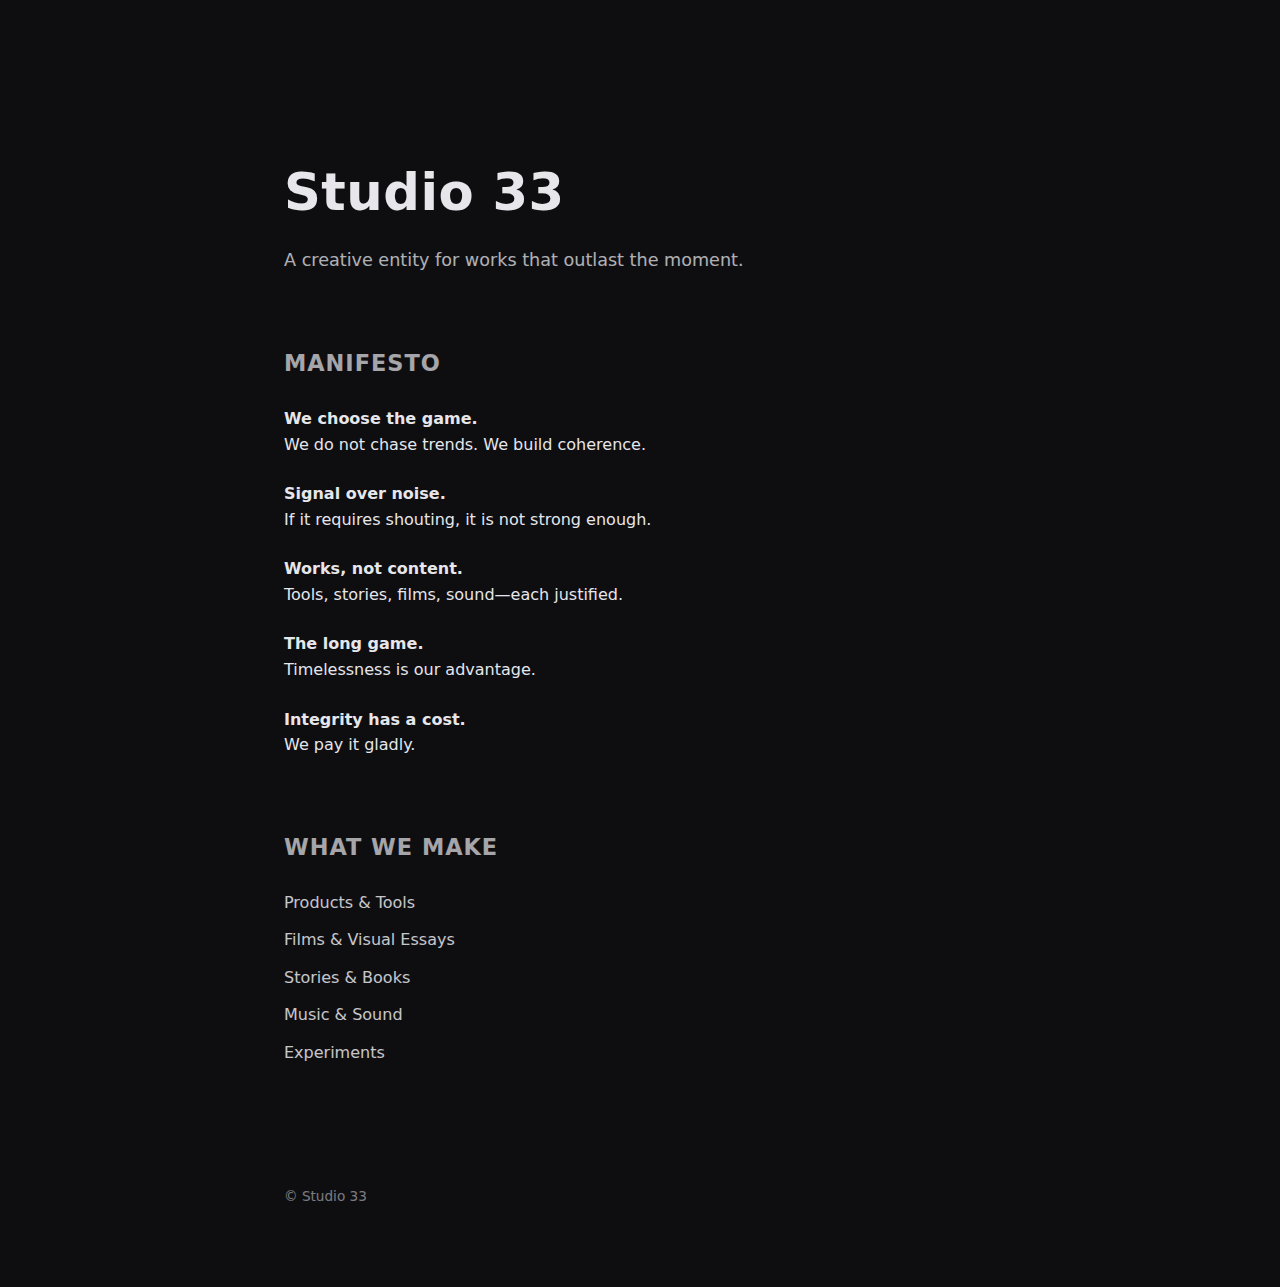
<file: index.html>
<!DOCTYPE html>
<html lang="en">
<head>
  <meta charset="UTF-8" />
  <title>Studio 33</title>
  <meta name="viewport" content="width=device-width, initial-scale=1.0">
  <meta name="description" content="Studio 33 — Signal over noise. Works that endure.">
  <link rel="stylesheet" href="style.css">
</head>
<body>

  <main class="container">

    <section class="hero">
      <h1>Studio 33</h1>
      <p class="tagline">
        A creative entity for works that outlast the moment.
      </p>
    </section>

    <section class="manifesto">
      <h2>Manifesto</h2>

      <p><strong>We choose the game.</strong><br>
      We do not chase trends. We build coherence.</p>

      <p><strong>Signal over noise.</strong><br>
      If it requires shouting, it is not strong enough.</p>

      <p><strong>Works, not content.</strong><br>
      Tools, stories, films, sound—each justified.</p>

      <p><strong>The long game.</strong><br>
      Timelessness is our advantage.</p>

      <p><strong>Integrity has a cost.</strong><br>
      We pay it gladly.</p>
    </section>

    <section class="what-we-make">
      <h2>What We Make</h2>
      <ul>
        <li>Products & Tools</li>
        <li>Films & Visual Essays</li>
        <li>Stories & Books</li>
        <li>Music & Sound</li>
        <li>Experiments</li>
      </ul>
    </section>

    <footer>
      <p>© Studio 33</p>
    </footer>

  </main>

</body>
</html>
</file>
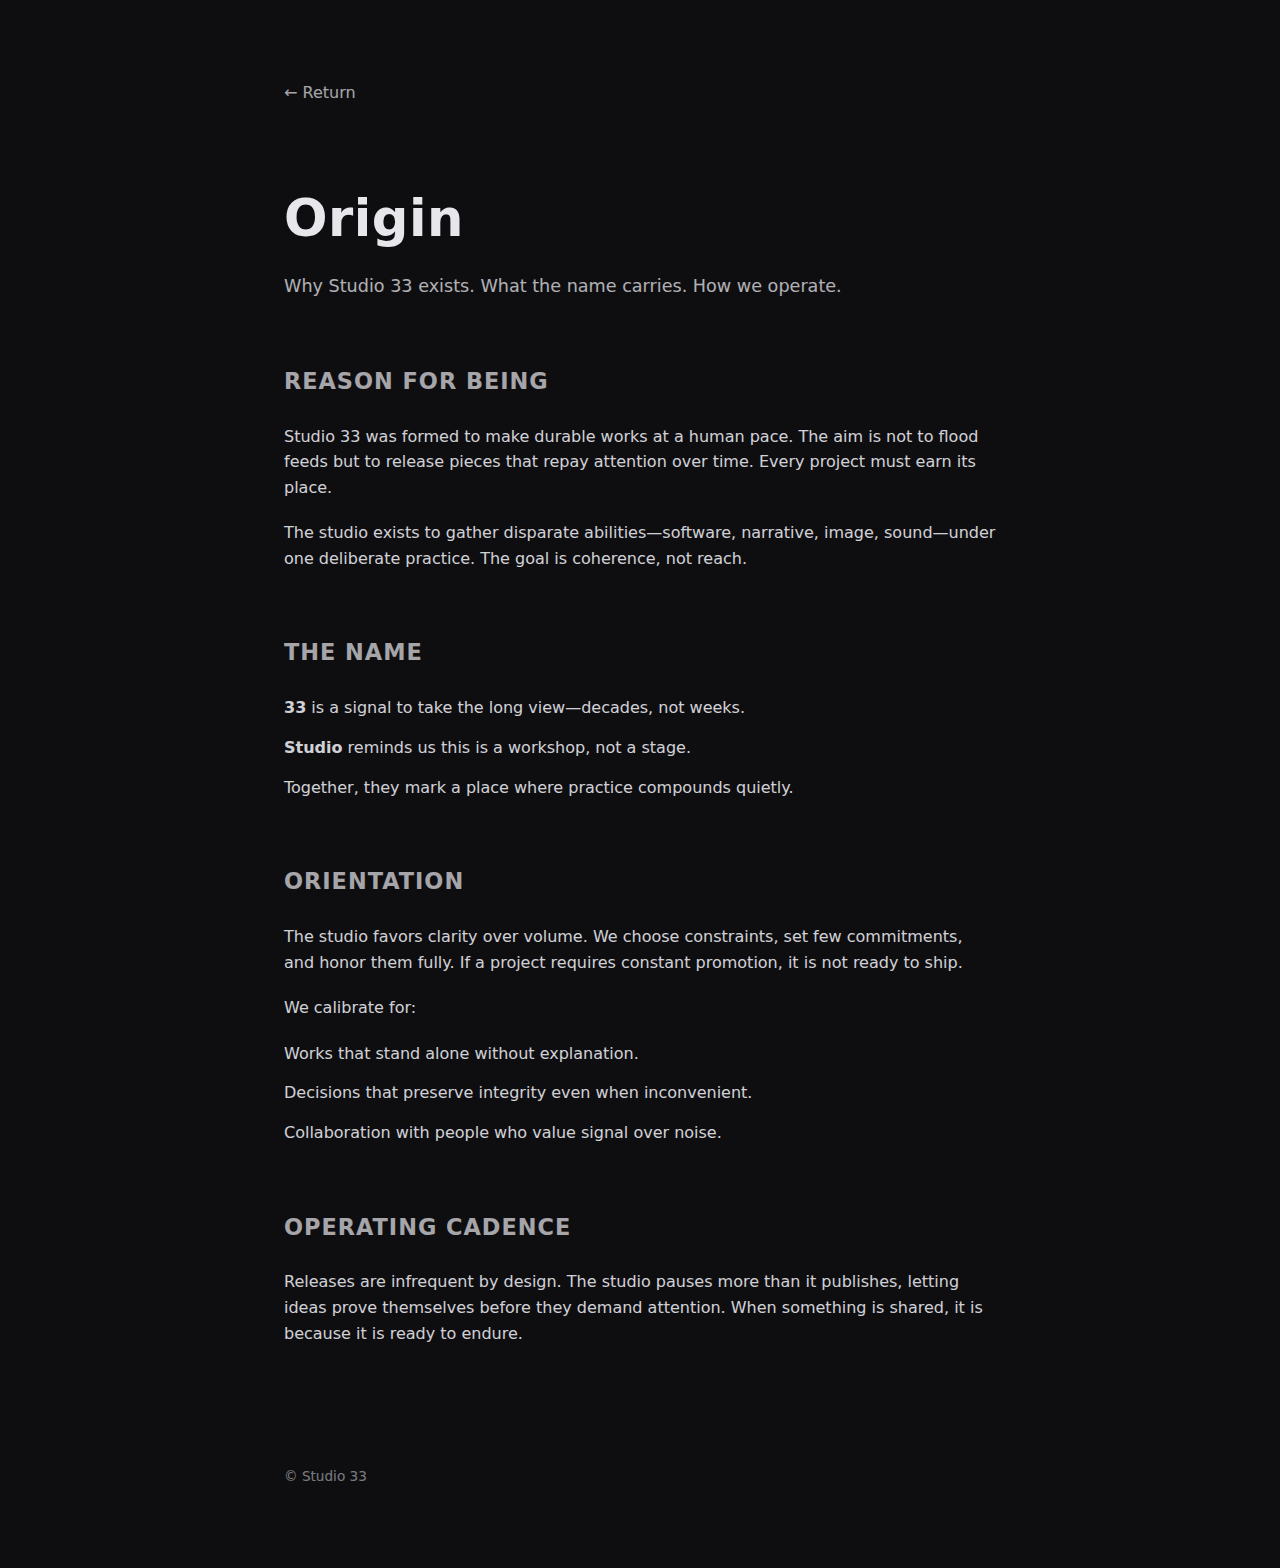
<file: origin.html>
<!DOCTYPE html>
<html lang="en">
<head>
  <meta charset="UTF-8" />
  <title>Studio 33 — Origin</title>
  <meta name="viewport" content="width=device-width, initial-scale=1.0">
  <meta name="description" content="Why Studio 33 exists and what the name means.">
  <link rel="stylesheet" href="style.css">
</head>
<body>

  <main class="container">

    <header class="page-header">
      <a href="./" class="back-link">← Return</a>
    </header>

    <section class="hero">
      <h1>Origin</h1>
      <p class="tagline">
        Why Studio 33 exists. What the name carries. How we operate.
      </p>
    </section>

    <section class="origin-block">
      <h2>Reason for Being</h2>
      <p>
        Studio 33 was formed to make durable works at a human pace. The aim is not to flood
        feeds but to release pieces that repay attention over time. Every project must earn
        its place.
      </p>
      <p>
        The studio exists to gather disparate abilities—software, narrative, image, sound—under
        one deliberate practice. The goal is coherence, not reach.
      </p>
    </section>

    <section class="origin-block">
      <h2>The Name</h2>
      <ul class="story-points">
        <li><strong>33</strong> is a signal to take the long view—decades, not weeks.</li>
        <li><strong>Studio</strong> reminds us this is a workshop, not a stage.</li>
        <li>Together, they mark a place where practice compounds quietly.</li>
      </ul>
    </section>

    <section class="origin-block">
      <h2>Orientation</h2>
      <p>
        The studio favors clarity over volume. We choose constraints, set few commitments, and
        honor them fully. If a project requires constant promotion, it is not ready to ship.
      </p>
      <p>
        We calibrate for:
      </p>
      <ul class="story-points">
        <li>Works that stand alone without explanation.</li>
        <li>Decisions that preserve integrity even when inconvenient.</li>
        <li>Collaboration with people who value signal over noise.</li>
      </ul>
    </section>

    <section class="origin-block">
      <h2>Operating Cadence</h2>
      <p>
        Releases are infrequent by design. The studio pauses more than it publishes, letting ideas
        prove themselves before they demand attention. When something is shared, it is because it
        is ready to endure.
      </p>
    </section>

    <footer>
      <p>© Studio 33</p>
    </footer>

  </main>

</body>
</html>
</file>
<file: style.css>
* {
  margin: 0;
  padding: 0;
  box-sizing: border-box;
}

body {
  font-family: system-ui, -apple-system, BlinkMacSystemFont, "Segoe UI", sans-serif;
  background: #0e0e11;
  color: #e6e6eb;
  line-height: 1.6;
}

.page-header {
  margin-bottom: 24px;
}

.back-link {
  display: inline-block;
  color: #e6e6eb;
  text-decoration: none;
  opacity: 0.7;
  transition: opacity 0.2s ease;
}

.back-link:hover {
  opacity: 1;
}

.container {
  max-width: 760px;
  margin: 0 auto;
  padding: 80px 24px;
}

.hero h1 {
  font-size: 3.2rem;
  letter-spacing: 0.5px;
}

.tagline {
  margin-top: 12px;
  font-size: 1.1rem;
  opacity: 0.75;
}

section {
  margin-top: 72px;
}

h2 {
  font-size: 1.4rem;
  margin-bottom: 24px;
  text-transform: uppercase;
  letter-spacing: 1px;
  opacity: 0.7;
}

.manifesto p {
  margin-bottom: 24px;
}

.origin-block {
  margin-top: 64px;
}

.origin-block p {
  margin-bottom: 20px;
  opacity: 0.9;
}

.story-points {
  list-style: none;
  padding-left: 0;
}

.story-points li {
  margin-bottom: 14px;
  opacity: 0.9;
}

.what-we-make ul {
  list-style: none;
}

.what-we-make li {
  margin-bottom: 12px;
  opacity: 0.85;
}

footer {
  margin-top: 120px;
  font-size: 0.85rem;
  opacity: 0.5;
}
</file>
